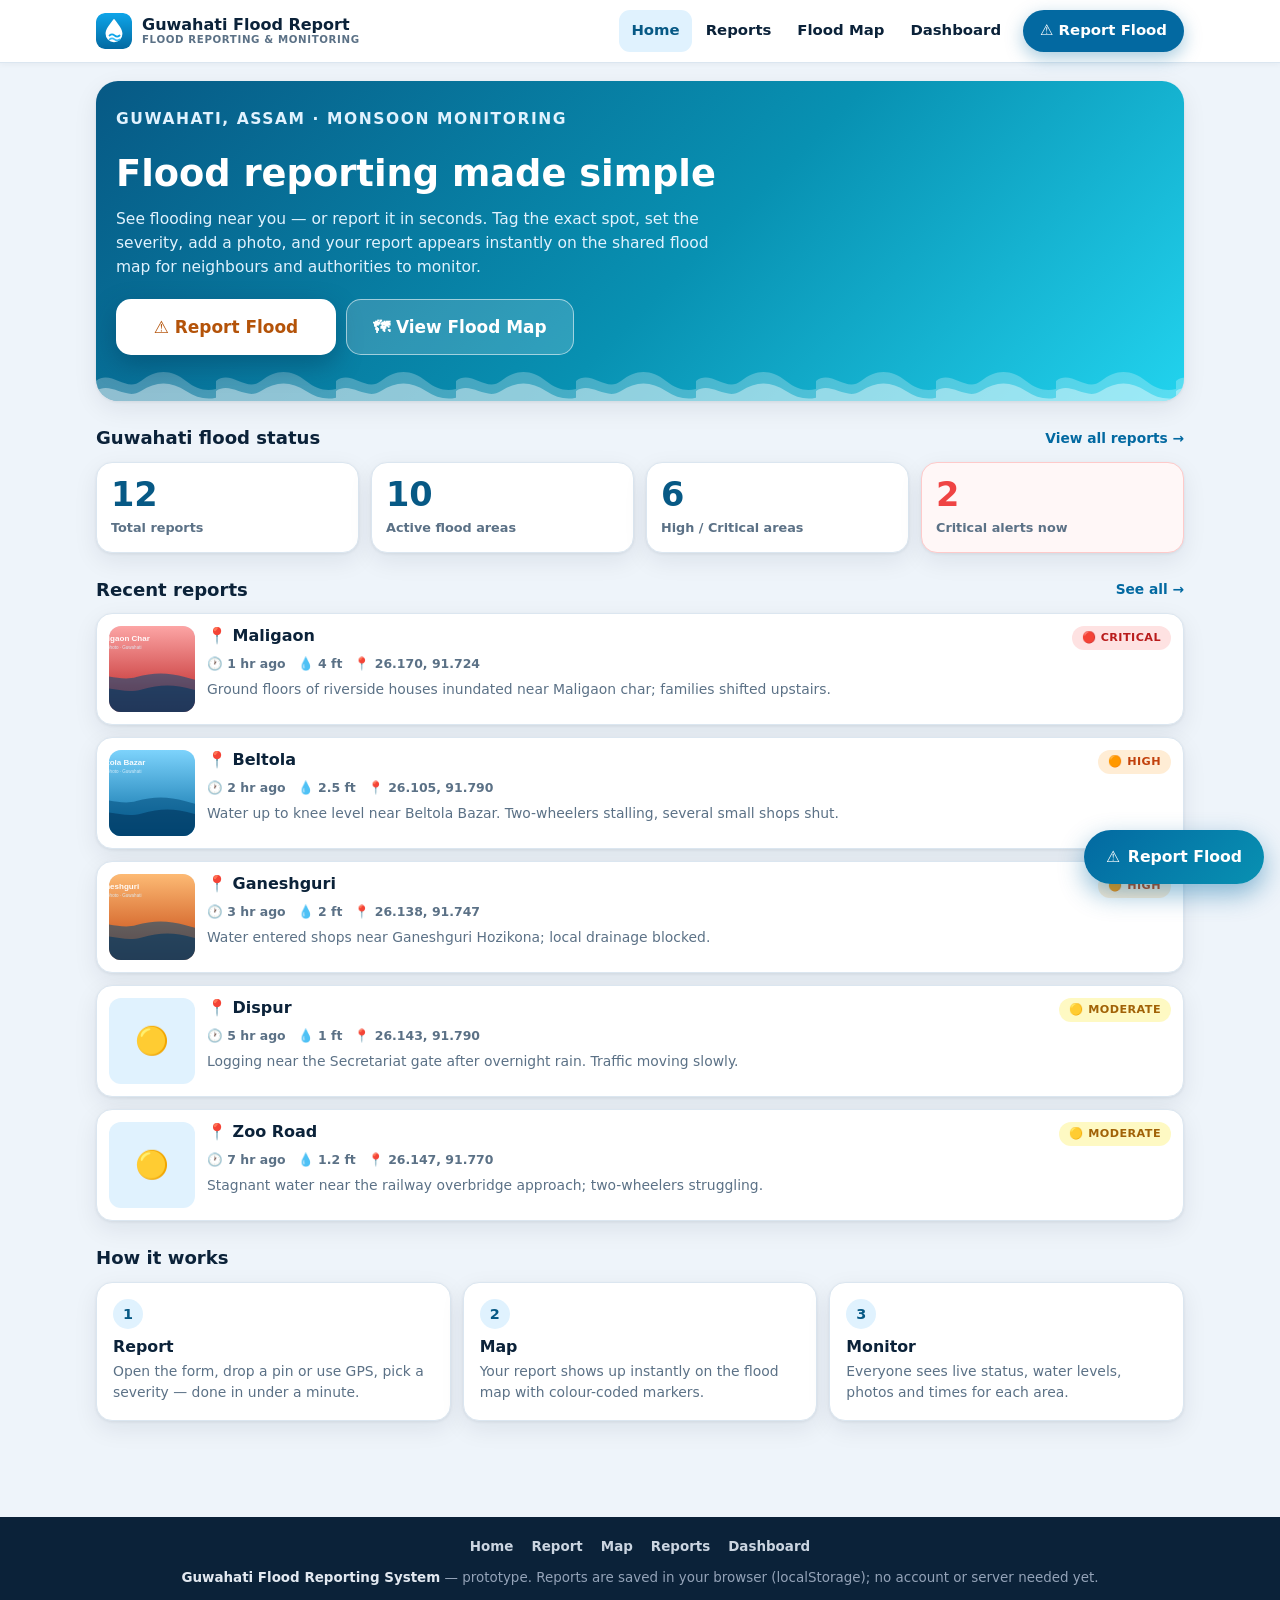
<file: index.html>
<!DOCTYPE html>
<html lang="en">
<head>
  <meta charset="UTF-8">
  <meta name="viewport" content="width=device-width, initial-scale=1, viewport-fit=cover">
  <meta name="theme-color" content="#0369a1">
  <meta name="description" content="Guwahati Flood Reporting System — citizens can quickly tag flooded locations, submit reports and view them on an interactive map.">
  <title>Home · Guwahati Flood Reporting System</title>
  <link rel="icon" type="image/svg+xml" href="images/logo.svg">
  <link rel="stylesheet" href="css/style.css">
</head>
<body data-page="home">

  <header class="site-header">
    <div class="container header-inner">
      <a class="brand" href="index.html">
        <img src="images/logo.svg" width="36" height="36" alt="">
        <span>Guwahati Flood Report<small>Flood reporting &amp; monitoring</small></span>
      </a>
      <button class="nav-toggle" id="nav-toggle" aria-label="Open menu" aria-expanded="false" aria-controls="site-nav">
        <span class="nav-icon nav-icon-menu" aria-hidden="true">☰</span>
        <span class="nav-icon nav-icon-close" aria-hidden="true">✕</span>
      </button>
      <nav class="site-nav" id="site-nav" aria-label="Main navigation">
        <a href="index.html" data-nav="home">Home</a>
        <a href="reports.html" data-nav="reports">Reports</a>
        <a href="map.html" data-nav="map">Flood Map</a>
        <a href="dashboard.html" data-nav="dashboard">Dashboard</a>
        <a href="report.html" class="btn btn-primary btn-sm nav-cta" data-nav="report">⚠ Report Flood</a>
      </nav>
    </div>
  </header>

  <main>
    <noscript>
      <div class="container"><div class="notice">⚠ This prototype needs JavaScript enabled to work.</div></div>
    </noscript>

    <div class="container">

      <!-- Hero -->
      <section class="hero" aria-labelledby="hero-title">
        <p class="hero-kicker">Guwahati, Assam · Monsoon monitoring</p>
        <h1 id="hero-title">Flood reporting made simple</h1>
        <p>See flooding near you — or report it in seconds. Tag the exact spot, set the severity,
          add a photo, and your report appears instantly on the shared flood map for neighbours
          and authorities to monitor.</p>
        <div class="hero-actions">
          <a class="btn btn-hero-main btn-lg" href="report.html">⚠ Report Flood</a>
          <a class="btn btn-hero-alt btn-lg" href="map.html">🗺 View Flood Map</a>
        </div>
      </section>

      <!-- Live statistics -->
      <section aria-labelledby="status-heading">
        <div class="section-head">
          <h2 id="status-heading">Guwahati flood status</h2>
          <a class="link" href="reports.html">View all reports →</a>
        </div>
        <div class="stats-grid" id="home-stats">
          <div class="stat-card">
            <div class="stat-num" id="stat-total">—</div>
            <div class="stat-label">Total reports</div>
          </div>
          <div class="stat-card">
            <div class="stat-num" id="stat-areas">—</div>
            <div class="stat-label">Active flood areas</div>
          </div>
          <div class="stat-card">
            <div class="stat-num" id="stat-hc">—</div>
            <div class="stat-label">High / Critical areas</div>
          </div>
          <div class="stat-card is-alert">
            <div class="stat-num" id="stat-critical">—</div>
            <div class="stat-label">Critical alerts now</div>
          </div>
        </div>
      </section>

      <!-- Recent reports -->
      <section aria-labelledby="recent-heading">
        <div class="section-head">
          <h2 id="recent-heading">Recent reports</h2>
          <a class="link" href="reports.html">See all →</a>
        </div>
        <div class="report-list" id="recent-list"></div>
        <div class="empty-state" id="recent-empty" hidden>
          <span class="es-icon">💧</span>
          <strong>No reports yet</strong>
          Be the first to tag a flooded area in Guwahati.
          <p style="margin-top:14px"><a class="btn btn-primary" href="report.html">Report Flood</a></p>
        </div>
      </section>

      <!-- How it works -->
      <section aria-labelledby="how-heading">
        <div class="section-head"><h2 id="how-heading">How it works</h2></div>
        <div class="steps-how">
          <article class="step-card">
            <div class="n">1</div>
            <h3>Report</h3>
            <p>Open the form, drop a pin or use GPS, pick a severity — done in under a minute.</p>
          </article>
          <article class="step-card">
            <div class="n">2</div>
            <h3>Map</h3>
            <p>Your report shows up instantly on the flood map with colour-coded markers.</p>
          </article>
          <article class="step-card">
            <div class="n">3</div>
            <h3>Monitor</h3>
            <p>Everyone sees live status, water levels, photos and times for each area.</p>
          </article>
        </div>
      </section>

    </div>
  </main>

  <footer class="site-footer">
    <div class="container">
      <nav aria-label="Footer">
        <a href="index.html">Home</a>
        <a href="report.html">Report</a>
        <a href="map.html">Map</a>
        <a href="reports.html">Reports</a>
        <a href="dashboard.html">Dashboard</a>
      </nav>
      <p><strong>Guwahati Flood Reporting System</strong> — prototype. Reports are saved in your
        browser (localStorage); no account or server needed yet.</p>
    </div>
  </footer>

  <script src="js/app.js"></script>
</body>
</html>
</file>
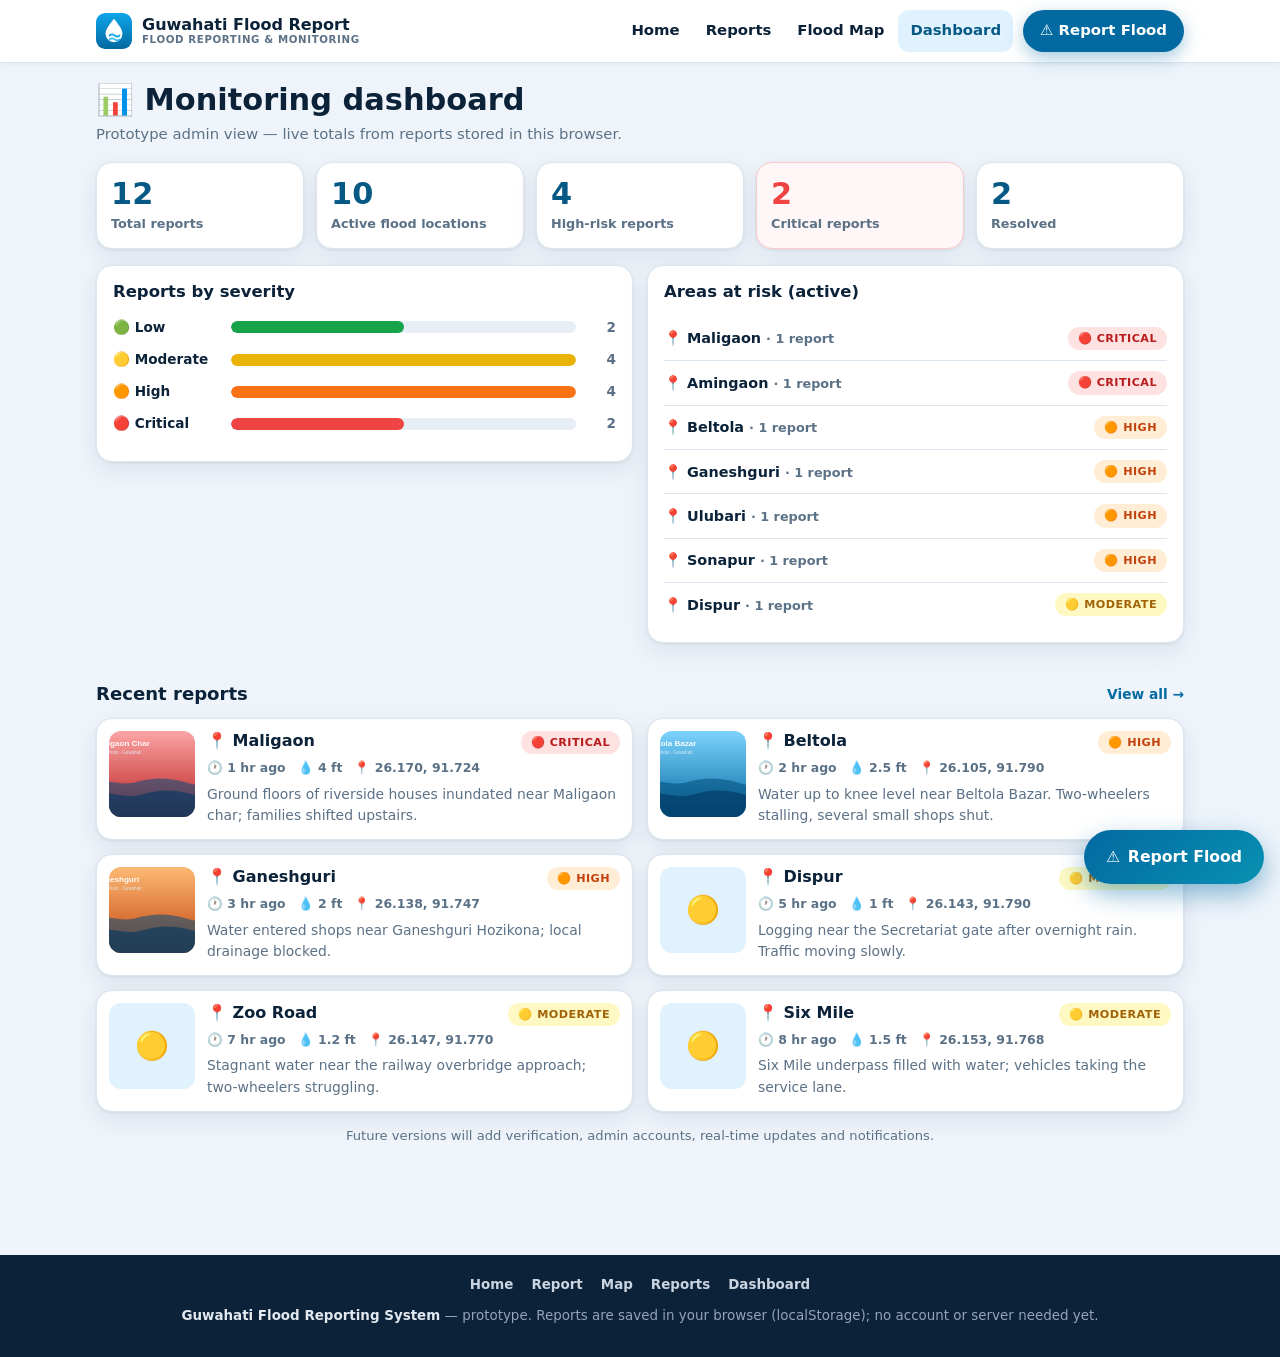
<file: dashboard.html>
<!DOCTYPE html>
<html lang="en">
<head>
  <meta charset="UTF-8">
  <meta name="viewport" content="width=device-width, initial-scale=1, viewport-fit=cover">
  <meta name="theme-color" content="#0369a1">
  <title>Dashboard · Guwahati Flood Reporting System</title>
  <link rel="icon" type="image/svg+xml" href="images/logo.svg">
  <link rel="stylesheet" href="css/style.css">
</head>
<body data-page="dashboard">

  <header class="site-header">
    <div class="container header-inner">
      <a class="brand" href="index.html">
        <img src="images/logo.svg" width="36" height="36" alt="">
        <span>Guwahati Flood Report<small>Flood reporting &amp; monitoring</small></span>
      </a>
      <button class="nav-toggle" id="nav-toggle" aria-label="Open menu" aria-expanded="false" aria-controls="site-nav">
        <span class="nav-icon nav-icon-menu" aria-hidden="true">☰</span>
        <span class="nav-icon nav-icon-close" aria-hidden="true">✕</span>
      </button>
      <nav class="site-nav" id="site-nav" aria-label="Main navigation">
        <a href="index.html" data-nav="home">Home</a>
        <a href="reports.html" data-nav="reports">Reports</a>
        <a href="map.html" data-nav="map">Flood Map</a>
        <a href="dashboard.html" data-nav="dashboard">Dashboard</a>
        <a href="report.html" class="btn btn-primary btn-sm nav-cta" data-nav="report">⚠ Report Flood</a>
      </nav>
    </div>
  </header>

  <main>
    <div class="container">
      <div class="page-head">
        <h1>📊 Monitoring dashboard</h1>
        <p>Prototype admin view — live totals from reports stored in this browser.</p>
      </div>

      <div class="dash-grid">
        <div class="stat-card">
          <div class="stat-num" id="dash-total">—</div>
          <div class="stat-label">Total reports</div>
        </div>
        <div class="stat-card">
          <div class="stat-num" id="dash-locations">—</div>
          <div class="stat-label">Active flood locations</div>
        </div>
        <div class="stat-card">
          <div class="stat-num" id="dash-high">—</div>
          <div class="stat-label">High-risk reports</div>
        </div>
        <div class="stat-card is-alert">
          <div class="stat-num" id="dash-critical">—</div>
          <div class="stat-label">Critical reports</div>
        </div>
        <div class="stat-card">
          <div class="stat-num" id="dash-resolved">—</div>
          <div class="stat-label">Resolved</div>
        </div>
      </div>

      <div class="two-col">
        <section class="panel" aria-labelledby="sev-heading">
          <h2 id="sev-heading">Reports by severity</h2>
          <div id="severity-bars"></div>
        </section>

        <section class="panel" aria-labelledby="risk-heading">
          <h2 id="risk-heading">Areas at risk (active)</h2>
          <ul class="risk-list" id="dash-risk"></ul>
        </section>
      </div>

      <section aria-labelledby="recent-heading">
        <div class="section-head">
          <h2 id="recent-heading">Recent reports</h2>
          <a class="link" href="reports.html">View all →</a>
        </div>
        <div class="report-list two-col" id="dash-recent"></div>
      </section>

      <p class="storage-warning">Future versions will add verification, admin accounts, real-time updates and notifications.</p>
    </div>
  </main>

  <footer class="site-footer">
    <div class="container">
      <nav aria-label="Footer">
        <a href="index.html">Home</a>
        <a href="report.html">Report</a>
        <a href="map.html">Map</a>
        <a href="reports.html">Reports</a>
        <a href="dashboard.html">Dashboard</a>
      </nav>
      <p><strong>Guwahati Flood Reporting System</strong> — prototype. Reports are saved in your browser (localStorage); no account or server needed yet.</p>
    </div>
  </footer>

  <script src="js/app.js"></script>
</body>
</html>
</file>
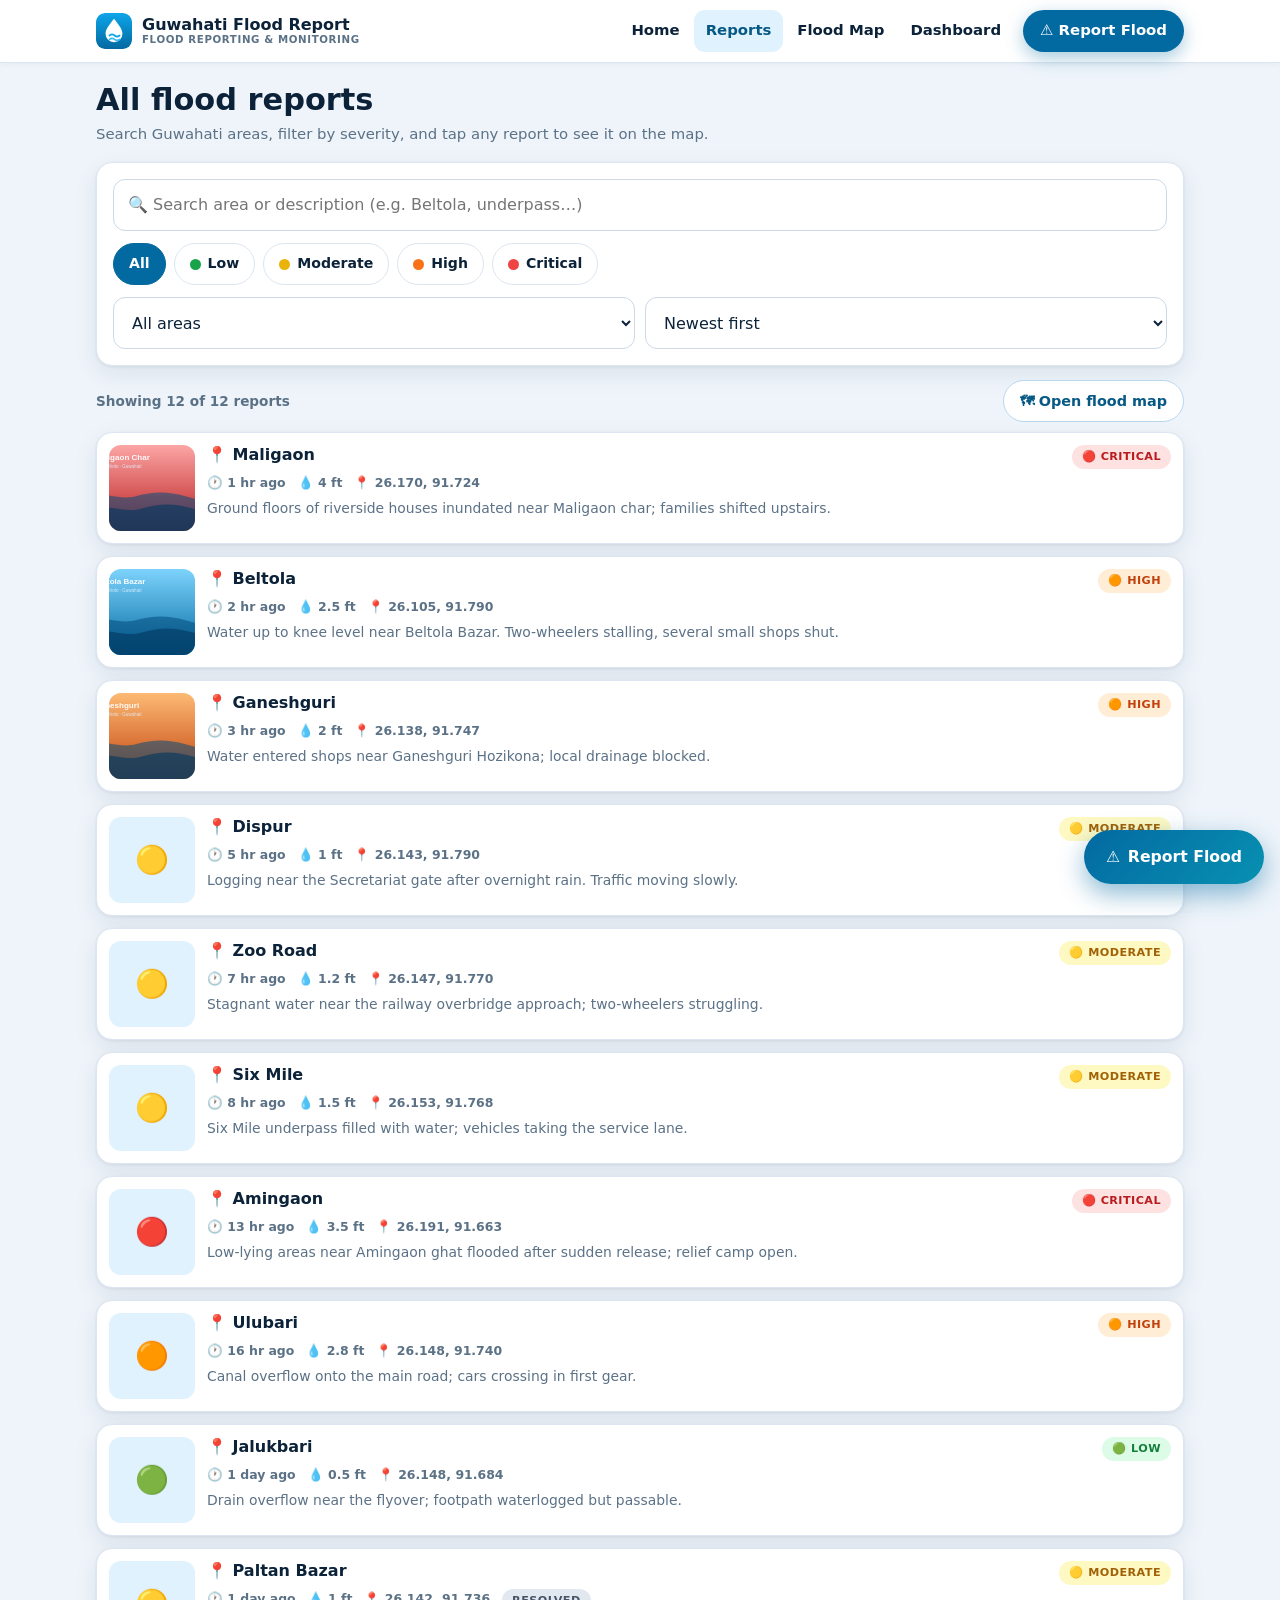
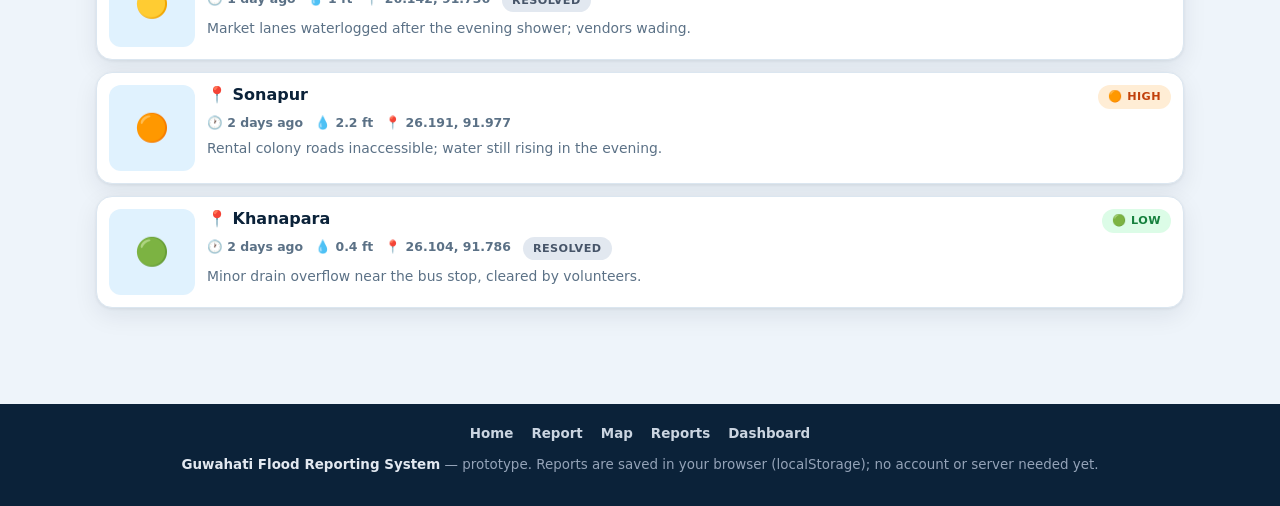
<file: reports.html>
<!DOCTYPE html>
<html lang="en">
<head>
  <meta charset="UTF-8">
  <meta name="viewport" content="width=device-width, initial-scale=1, viewport-fit=cover">
  <meta name="theme-color" content="#0369a1">
  <title>All Reports · Guwahati Flood Reporting System</title>
  <link rel="icon" type="image/svg+xml" href="images/logo.svg">
  <link rel="stylesheet" href="css/style.css">
</head>
<body data-page="reports">

  <header class="site-header">
    <div class="container header-inner">
      <a class="brand" href="index.html">
        <img src="images/logo.svg" width="36" height="36" alt="">
        <span>Guwahati Flood Report<small>Flood reporting &amp; monitoring</small></span>
      </a>
      <button class="nav-toggle" id="nav-toggle" aria-label="Open menu" aria-expanded="false" aria-controls="site-nav">
        <span class="nav-icon nav-icon-menu" aria-hidden="true">☰</span>
        <span class="nav-icon nav-icon-close" aria-hidden="true">✕</span>
      </button>
      <nav class="site-nav" id="site-nav" aria-label="Main navigation">
        <a href="index.html" data-nav="home">Home</a>
        <a href="reports.html" data-nav="reports">Reports</a>
        <a href="map.html" data-nav="map">Flood Map</a>
        <a href="dashboard.html" data-nav="dashboard">Dashboard</a>
        <a href="report.html" class="btn btn-primary btn-sm nav-cta" data-nav="report">⚠ Report Flood</a>
      </nav>
    </div>
  </header>

  <main>
    <div class="container">
      <div class="page-head">
        <h1>All flood reports</h1>
        <p>Search Guwahati areas, filter by severity, and tap any report to see it on the map.</p>
      </div>

      <div class="panel" style="margin-bottom:14px">
        <div class="field" style="margin-bottom:12px">
          <label for="reports-search" class="visually-hidden">Search reports</label>
          <input class="input" type="search" id="reports-search" placeholder="🔍 Search area or description (e.g. Beltola, underpass…)" autocomplete="off">
        </div>

        <div class="chip-row" id="rep-sev-filters" role="group" aria-label="Filter by severity" style="margin-bottom:12px">
          <button type="button" class="chip active" data-sev="all">All</button>
          <button type="button" class="chip" data-sev="low"><span class="dot" style="background:#16a34a"></span>Low</button>
          <button type="button" class="chip" data-sev="moderate"><span class="dot" style="background:#eab308"></span>Moderate</button>
          <button type="button" class="chip" data-sev="high"><span class="dot" style="background:#f97316"></span>High</button>
          <button type="button" class="chip" data-sev="critical"><span class="dot" style="background:#ef4444"></span>Critical</button>
        </div>

        <div style="display:grid;gap:10px;grid-template-columns:repeat(auto-fit,minmax(160px,1fr))">
          <label class="visually-hidden" for="reports-area">Filter by area</label>
          <select class="input" id="reports-area"></select>
          <label class="visually-hidden" for="reports-sort">Sort reports</label>
          <select class="input" id="reports-sort">
            <option value="new">Newest first</option>
            <option value="old">Oldest first</option>
            <option value="sev">Severity (high → low)</option>
            <option value="water">Water level (high → low)</option>
          </select>
          <button type="button" class="btn btn-ghost" id="reports-clear" hidden>✕ Clear filters</button>
        </div>
      </div>

      <div class="map-meta" style="margin-bottom:10px">
        <span class="map-count" id="reports-count">…</span>
        <a class="btn btn-outline btn-sm" href="map.html">🗺 Open flood map</a>
      </div>

      <div class="report-list" id="reports-list"></div>

      <div class="empty-state" id="reports-empty" hidden>
        <span class="es-icon">🔍</span>
        <strong>No matching reports</strong>
        Try a different search or clear the filters.
        <p style="margin-top:14px"><a class="btn btn-primary" href="report.html">Report Flood</a></p>
      </div>
    </div>
  </main>

  <footer class="site-footer">
    <div class="container">
      <nav aria-label="Footer">
        <a href="index.html">Home</a>
        <a href="report.html">Report</a>
        <a href="map.html">Map</a>
        <a href="reports.html">Reports</a>
        <a href="dashboard.html">Dashboard</a>
      </nav>
      <p><strong>Guwahati Flood Reporting System</strong> — prototype. Reports are saved in your browser (localStorage); no account or server needed yet.</p>
    </div>
  </footer>

  <script src="js/app.js"></script>
</body>
</html>
</file>
<file: css/style.css>
/* ==============================================================
   Guwahati Flood Reporting System — mobile-first stylesheet
   ============================================================== */

:root {
  --bg: #eef4fa;
  --surface: #ffffff;
  --surface-2: #f6fafd;
  --ink: #0b2239;
  --muted: #5b7186;
  --line: #dbe6f0;
  --brand: #0369a1;
  --brand-dark: #075985;
  --brand-light: #e0f2fe;
  --low: #16a34a;
  --moderate: #eab308;
  --high: #f97316;
  --critical: #ef4444;
  --radius: 16px;
  --radius-sm: 11px;
  --shadow: 0 1px 3px rgba(8, 30, 53, .07), 0 8px 24px rgba(8, 30, 53, .08);
  --shadow-lg: 0 14px 40px rgba(8, 30, 53, .18);
}

*, *::before, *::after { box-sizing: border-box; }

/* The UA [hidden] rule loses to any author `display` rule — enforce it. */
[hidden] { display: none !important; }

html { -webkit-text-size-adjust: 100%; }

body {
  margin: 0;
  min-height: 100vh;
  display: flex;
  flex-direction: column;
  background: var(--bg);
  color: var(--ink);
  font-family: system-ui, -apple-system, "Segoe UI", Roboto, "Helvetica Neue", Arial, sans-serif;
  line-height: 1.55;
  overflow-x: hidden; /* guard: no horizontal scrolling */
  padding-bottom: env(safe-area-inset-bottom, 0);
}

img { max-width: 100%; display: block; }
a { color: var(--brand); text-decoration: none; }
button, input, select, textarea { font: inherit; color: inherit; }
h1, h2, h3, h4 { line-height: 1.25; margin: 0; }

main { flex: 1 0 auto; padding: 18px 0 96px; }

.container { width: 100%; max-width: 1120px; margin-inline: auto; padding-inline: 16px; }

/* ---------- Header / navigation ---------- */
.site-header {
  position: sticky;
  top: 0;
  z-index: 1100;
  background: rgba(255, 255, 255, .97);
  border-bottom: 1px solid var(--line);
  box-shadow: 0 1px 6px rgba(8, 30, 53, .05);
}

.header-inner {
  position: relative;
  display: flex;
  align-items: center;
  justify-content: space-between;
  gap: 12px;
  min-height: 62px;
}

.brand { display: flex; align-items: center; gap: 10px; color: var(--ink); font-weight: 800; font-size: 1rem; }
.brand img { width: 36px; height: 36px; border-radius: 9px; }
.brand span { display: flex; flex-direction: column; line-height: 1.15; }
.brand small { font-size: .64rem; font-weight: 700; letter-spacing: .06em; text-transform: uppercase; color: var(--muted); }

.nav-toggle {
  display: inline-flex;
  align-items: center;
  justify-content: center;
  width: 46px;
  height: 46px;
  border: 1px solid var(--line);
  border-radius: 12px;
  background: var(--surface);
  font-size: 1.35rem;
  line-height: 1;
  cursor: pointer;
}
.nav-toggle .nav-icon-close { display: none; }
.nav-toggle[aria-expanded="true"] .nav-icon-menu { display: none; }
.nav-toggle[aria-expanded="true"] .nav-icon-close { display: inline; }

.site-nav {
  display: none;
  position: absolute;
  top: calc(100% + 8px);
  left: 0;
  right: 0;
  flex-direction: column;
  gap: 4px;
  padding: 10px;
  background: var(--surface);
  border: 1px solid var(--line);
  border-radius: var(--radius);
  box-shadow: var(--shadow-lg);
}
.site-nav.open { display: flex; }

.site-nav a {
  display: flex;
  align-items: center;
  min-height: 48px;
  padding: 10px 14px;
  border-radius: var(--radius-sm);
  font-weight: 700;
  font-size: 1rem;
  color: var(--ink);
}
.site-nav a:hover { background: var(--brand-light); }
.site-nav a.active { background: var(--brand-light); color: var(--brand-dark); }
.site-nav .nav-cta { justify-content: center; margin-top: 4px; color: #fff; }
.site-nav .nav-cta:hover, .site-nav .nav-cta.active { background: var(--brand-dark); color: #fff; }

@media (min-width: 900px) {
  .nav-toggle { display: none; }
  .site-nav {
    display: flex !important;
    position: static;
    flex-direction: row;
    align-items: center;
    gap: 2px;
    padding: 0;
    border: 0;
    border-radius: 0;
    box-shadow: none;
    background: transparent;
  }
  .site-nav a { min-height: 42px; padding: 8px 12px; font-size: .93rem; }
  .site-nav .nav-cta { margin-top: 0; margin-left: 8px; padding: 8px 16px; border-radius: 999px; }
}

/* ---------- Buttons ---------- */
.btn {
  display: inline-flex;
  align-items: center;
  justify-content: center;
  gap: 8px;
  min-height: 50px;
  padding: 12px 22px;
  border: 1.5px solid transparent;
  border-radius: 13px;
  background: var(--surface);
  color: var(--ink);
  font-weight: 800;
  font-size: 1rem;
  text-align: center;
  cursor: pointer;
  transition: background .15s ease, transform .1s ease, box-shadow .15s ease;
}
.btn:active { transform: translateY(1px); }
.btn:focus-visible, .chip:focus-visible, .nav-toggle:focus-visible {
  outline: 3px solid #38bdf8;
  outline-offset: 2px;
}

.btn-primary { background: var(--brand); color: #fff; box-shadow: 0 6px 18px rgba(3, 105, 161, .35); }
.btn-primary:hover { background: var(--brand-dark); }
.btn-outline { background: var(--surface); border-color: #b9d8ef; color: var(--brand-dark); }
.btn-outline:hover { background: var(--brand-light); }
.btn-ghost { background: transparent; color: var(--muted); }
.btn-ghost:hover { background: #e5edf5; }
.btn-lg { min-height: 56px; font-size: 1.06rem; padding: 14px 26px; border-radius: 15px; }
.btn-block { display: flex; width: 100%; }
.btn-sm { min-height: 42px; padding: 9px 16px; font-size: .9rem; border-radius: 999px; }
.btn[disabled] { opacity: .6; cursor: not-allowed; }

/* ---------- Shared bits ---------- */
.page-head { margin-bottom: 16px; }
.page-head h1 { font-size: clamp(1.4rem, 4.5vw, 1.9rem); margin-bottom: 4px; }
.page-head p { margin: 0; color: var(--muted); font-size: .93rem; }

.section-head {
  display: flex;
  align-items: center;
  justify-content: space-between;
  gap: 10px;
  margin: 26px 0 12px;
}
.section-head h2 { font-size: 1.13rem; }
.section-head .link { font-size: .86rem; font-weight: 800; white-space: nowrap; }

.notice {
  background: #fef3c7;
  border: 1px solid #fcd34d;
  color: #92400e;
  padding: 11px 14px;
  border-radius: var(--radius-sm);
  font-size: .88rem;
  font-weight: 600;
  margin-bottom: 14px;
}

.empty-state {
  background: var(--surface);
  border: 1.5px dashed #c4d5e4;
  border-radius: var(--radius);
  padding: 30px 18px;
  text-align: center;
  color: var(--muted);
}
.empty-state .es-icon { display: block; font-size: 2.1rem; margin-bottom: 6px; }
.empty-state strong { display: block; color: var(--ink); margin-bottom: 4px; }

.text-center { text-align: center; }
.muted { color: var(--muted); }

.visually-hidden {
  position: absolute !important;
  width: 1px; height: 1px;
  overflow: hidden;
  clip: rect(0 0 0 0);
  white-space: nowrap;
}

/* ---------- Hero ---------- */
.hero {
  position: relative;
  overflow: hidden;
  padding: 26px 20px 46px;
  border-radius: 22px;
  background: linear-gradient(135deg, #075985 0%, #0891b2 55%, #22d3ee 100%);
  color: #fff;
  box-shadow: var(--shadow);
}
.hero-kicker {
  margin: 0 0 8px;
  font-size: .74rem;
  font-weight: 800;
  letter-spacing: .1em;
  text-transform: uppercase;
  color: #bae6fd;
}
.hero h1 { font-size: clamp(1.55rem, 5.5vw, 2.3rem); margin-bottom: 10px; }
.hero p { margin: 0 0 20px; max-width: 62ch; color: #e0f2fe; font-size: .97rem; }
.hero::after {
  content: "";
  position: absolute;
  left: 0; right: 0; bottom: -2px;
  height: 46px;
  background-image: url("data:image/svg+xml;charset=utf-8,%3Csvg xmlns='http://www.w3.org/2000/svg' width='120' height='46' viewBox='0 0 120 46'%3E%3Cpath d='M0 24c15-12 30 12 45 0s30-12 45 0 30 12 45 0v22H0z' fill='rgba(255,255,255,.25)'/%3E%3Cpath d='M0 34c15-10 30 10 45 0s30-10 45 0 30 10 45 0v12H0z' fill='rgba(255,255,255,.4)'/%3E%3C/svg%3E");
  background-repeat: repeat-x;
  background-size: auto 100%;
  pointer-events: none;
}
.hero-actions { position: relative; z-index: 1; display: flex; flex-direction: column; gap: 10px; }
.hero-actions .btn-hero-main {
  background: #fff;
  color: #b45309;
  box-shadow: 0 10px 26px rgba(2, 44, 74, .35);
}
.hero-actions .btn-hero-main:hover { background: #fff7ed; }
.hero-actions .btn-hero-alt {
  background: rgba(255, 255, 255, .16);
  border-color: rgba(255, 255, 255, .55);
  color: #fff;
}
.hero-actions .btn-hero-alt:hover { background: rgba(255, 255, 255, .28); }

@media (min-width: 560px) {
  .hero-actions { flex-direction: row; }
  .hero-actions .btn { min-width: 220px; }
}

/* ---------- Statistics cards ---------- */
.stats-grid { display: grid; grid-template-columns: repeat(2, minmax(0, 1fr)); gap: 12px; }
.stat-card {
  background: var(--surface);
  border: 1px solid var(--line);
  border-radius: var(--radius);
  padding: 14px;
  box-shadow: var(--shadow-sm, var(--shadow));
}
.stat-card .stat-num {
  font-size: clamp(1.6rem, 6vw, 2.1rem);
  font-weight: 800;
  line-height: 1.1;
  color: var(--brand-dark);
}
.stat-card .stat-label { margin-top: 4px; font-size: .8rem; font-weight: 700; color: var(--muted); }
.stat-card.is-alert { border-color: #fecaca; background: #fff7f7; }
.stat-card.is-alert .stat-num { color: var(--critical); }

@media (min-width: 700px) {
  .stats-grid { grid-template-columns: repeat(4, minmax(0, 1fr)); }
}

/* ---------- How it works ---------- */
.steps-how { display: grid; gap: 12px; }
.step-card {
  background: var(--surface);
  border: 1px solid var(--line);
  border-radius: var(--radius);
  padding: 16px;
  box-shadow: var(--shadow-sm, var(--shadow));
}
.step-card .n {
  display: grid;
  place-items: center;
  width: 30px; height: 30px;
  margin-bottom: 8px;
  border-radius: 50%;
  background: var(--brand-light);
  color: var(--brand-dark);
  font-weight: 800;
  font-size: .9rem;
}
.step-card h3 { font-size: .99rem; margin-bottom: 4px; }
.step-card p { margin: 0; font-size: .87rem; color: var(--muted); }

@media (min-width: 760px) {
  .steps-how { grid-template-columns: repeat(3, minmax(0, 1fr)); }
}

/* ---------- Badges ---------- */
.badge {
  display: inline-flex;
  align-items: center;
  gap: 5px;
  padding: 3px 10px;
  border-radius: 999px;
  font-size: .7rem;
  font-weight: 800;
  letter-spacing: .04em;
  text-transform: uppercase;
  white-space: nowrap;
}
.badge.low      { background: #dcfce7; color: #15803d; }
.badge.moderate { background: #fef9c3; color: #a16207; }
.badge.high     { background: #ffedd5; color: #c2410c; }
.badge.critical { background: #fee2e2; color: #b91c1c; }
.badge.resolved { background: #e2e8f0; color: #475569; }

/* ---------- Report cards ---------- */
.report-list { display: grid; gap: 12px; }

.report-card {
  display: grid;
  grid-template-columns: 86px minmax(0, 1fr);
  gap: 12px;
  padding: 12px;
  background: var(--surface);
  border: 1px solid var(--line);
  border-radius: var(--radius);
  box-shadow: var(--shadow-sm, var(--shadow));
  cursor: pointer;
  text-align: left;
  transition: box-shadow .15s ease, transform .15s ease;
}
.report-card:hover { box-shadow: var(--shadow); transform: translateY(-1px); }
.report-card:focus-visible { outline: 3px solid #38bdf8; outline-offset: 2px; }

.report-card .rc-thumb {
  width: 86px;
  height: 86px;
  border-radius: 12px;
  overflow: hidden;
  background: var(--brand-light);
  display: flex;
  align-items: center;
  justify-content: center;
}
.report-card .rc-thumb img { width: 100%; height: 100%; object-fit: cover; }
.report-card .rc-emoji { font-size: 1.7rem; }

.report-card .rc-top {
  display: flex;
  align-items: flex-start;
  justify-content: space-between;
  gap: 8px;
}
.report-card h3 { font-size: 1rem; overflow-wrap: anywhere; }
.report-card .rc-meta {
  display: flex;
  flex-wrap: wrap;
  gap: 4px 12px;
  margin-top: 4px;
  font-size: .78rem;
  color: var(--muted);
  font-weight: 600;
}
.report-card .rc-desc {
  margin: 6px 0 0;
  font-size: .87rem;
  color: var(--muted);
  overflow-wrap: anywhere;
  display: -webkit-box;
  -webkit-line-clamp: 2;
  -webkit-box-orient: vertical;
  overflow: hidden;
}

@media (min-width: 780px) {
  .report-list.two-col { grid-template-columns: repeat(2, minmax(0, 1fr)); }
}

/* ---------- Filter chips ---------- */
.chip-row { display: flex; flex-wrap: wrap; gap: 8px; }
.chip {
  display: inline-flex;
  align-items: center;
  gap: 7px;
  min-height: 42px;
  padding: 8px 15px;
  border: 1.5px solid var(--line);
  border-radius: 999px;
  background: var(--surface);
  color: var(--ink);
  font-size: .88rem;
  font-weight: 700;
  cursor: pointer;
  transition: background .15s ease, border-color .15s ease;
}
.chip:hover { background: var(--surface-2); }
.chip.active { background: var(--brand); border-color: var(--brand); color: #fff; }
.chip .dot { width: 11px; height: 11px; border-radius: 50%; flex: 0 0 auto; }
.chip.active .dot { box-shadow: 0 0 0 2px rgba(255, 255, 255, .7); }

/* ---------- Footer ---------- */
.site-footer {
  flex: 0 0 auto;
  margin-top: auto;
  padding: 20px 0 30px;
  background: #0b2239;
  color: #94a3b8;
  font-size: .84rem;
  text-align: center;
}
.site-footer nav { display: flex; flex-wrap: wrap; justify-content: center; gap: 6px 18px; margin-bottom: 10px; }
.site-footer nav a { color: #cbd5e1; font-weight: 700; }
.site-footer nav a:hover { color: #fff; }
.site-footer p { margin: 0; overflow-wrap: anywhere; }
.site-footer strong { color: #e2e8f0; }

/* ---------- Floating "Report Flood" action ---------- */
.fab {
  position: fixed;
  right: 16px;
  bottom: calc(16px + env(safe-area-inset-bottom, 0));
  z-index: 1200;
  display: inline-flex;
  align-items: center;
  gap: 8px;
  min-height: 54px;
  max-width: calc(100vw - 32px);
  padding: 0 22px;
  border-radius: 999px;
  background: linear-gradient(135deg, #0369a1, #0891b2);
  color: #fff;
  font-weight: 800;
  font-size: .98rem;
  text-decoration: none;
  box-shadow: 0 10px 26px rgba(3, 105, 161, .45);
  transition: transform .15s ease;
}
.fab:hover { transform: translateY(-2px); }
body[data-page="report"] .fab { display: none; }

/* ---------- Forms ---------- */
.form-steps {
  display: flex;
  flex-wrap: wrap;
  gap: 8px;
  list-style: none;
  margin: 0 0 16px;
  padding: 0;
}
.form-steps li {
  display: inline-flex;
  align-items: center;
  gap: 7px;
  padding: 5px 12px;
  background: var(--surface);
  border: 1px solid var(--line);
  border-radius: 999px;
  font-size: .78rem;
  font-weight: 800;
  color: var(--muted);
}
.form-steps b {
  display: grid;
  place-items: center;
  width: 19px; height: 19px;
  border-radius: 50%;
  background: var(--brand);
  color: #fff;
  font-size: .7rem;
}

.card {
  background: var(--surface);
  border: 1px solid var(--line);
  border-radius: var(--radius);
  box-shadow: var(--shadow-sm, var(--shadow));
  padding: 18px 16px;
}

.form-section { padding-bottom: 18px; margin-bottom: 18px; border-bottom: 1px solid var(--line); }
.form-section:last-of-type { border-bottom: 0; margin-bottom: 6px; }
.form-section h2 {
  display: flex;
  align-items: center;
  gap: 9px;
  font-size: 1.02rem;
  margin-bottom: 14px;
}
.fs-no {
  display: grid;
  place-items: center;
  width: 25px; height: 25px;
  flex: 0 0 auto;
  border-radius: 50%;
  background: var(--brand);
  color: #fff;
  font-size: .78rem;
  font-weight: 800;
}

.field { margin-bottom: 15px; }
.field > label {
  display: block;
  margin-bottom: 6px;
  font-size: .92rem;
  font-weight: 800;
}
.field .opt { color: var(--muted); font-weight: 600; font-size: .8rem; }

.input, .field input[type="text"], .field input[type="number"],
.field input[type="datetime-local"], .field select, .field textarea {
  width: 100%;
  min-height: 52px;
  padding: 12px 14px;
  border: 1.5px solid #cdd9e6;
  border-radius: 12px;
  background: var(--surface);
  font-size: 16px; /* prevents iOS zoom */
  color: var(--ink);
  transition: border-color .15s ease, box-shadow .15s ease;
}
.field textarea { min-height: 96px; resize: vertical; line-height: 1.5; }
.field input:focus, .field select:focus, .field textarea:focus {
  outline: none;
  border-color: var(--brand);
  box-shadow: 0 0 0 4px rgba(3, 105, 161, .15);
}
.hint { margin: 6px 0 0; font-size: .79rem; color: var(--muted); }

.field-error { display: none; margin-top: 6px; font-size: .81rem; font-weight: 700; color: #b91c1c; }
.field.invalid .field-error { display: block; }
.field.invalid input, .field.invalid select, .field.invalid textarea, .field.invalid .sev-picker,
.field.invalid #pick-map { border-color: var(--critical); }

.row-2 { display: grid; gap: 0 14px; }
@media (min-width: 620px) { .row-2 { grid-template-columns: repeat(2, minmax(0, 1fr)); } }

/* Location bits */
.loc-actions { display: flex; flex-wrap: wrap; gap: 10px; margin-bottom: 8px; }
.loc-status { margin: 0 0 10px; font-size: .85rem; font-weight: 600; color: var(--muted); min-height: 1.2em; }
#pick-map {
  height: 270px;
  border: 1.5px solid #cdd9e6;
  border-radius: 14px;
  z-index: 0;
}
@media (min-width: 640px) { #pick-map { height: 330px; } }
.coord-readout {
  margin-top: 9px;
  padding: 9px 13px;
  border: 1.5px dashed #7dd3fc;
  border-radius: 11px;
  background: var(--brand-light);
  color: var(--brand-dark);
  font-size: .85rem;
  font-weight: 700;
  overflow-wrap: anywhere;
}

/* Severity picker */
.sev-picker { display: grid; grid-template-columns: repeat(2, minmax(0, 1fr)); gap: 10px; }
@media (min-width: 640px) { .sev-picker { grid-template-columns: repeat(4, minmax(0, 1fr)); } }
.sev-option { position: relative; display: block; }
.sev-option input { position: absolute; opacity: 0; width: 1px; height: 1px; }
.sev-option span {
  display: flex;
  flex-direction: column;
  align-items: center;
  justify-content: center;
  gap: 5px;
  min-height: 78px;
  padding: 10px 6px;
  border: 2px solid var(--line);
  border-radius: 14px;
  background: var(--surface);
  font-weight: 800;
  font-size: .9rem;
  text-align: center;
  cursor: pointer;
  transition: border-color .15s ease, background .15s ease, box-shadow .15s ease;
}
.sev-option .dot { width: 15px; height: 15px; border-radius: 50%; }
.sev-option[data-sev="low"] span { color: #15803d; }
.sev-option[data-sev="low"] .dot { background: var(--low); }
.sev-option[data-sev="moderate"] span { color: #a16207; }
.sev-option[data-sev="moderate"] .dot { background: var(--moderate); }
.sev-option[data-sev="high"] span { color: #c2410c; }
.sev-option[data-sev="high"] .dot { background: var(--high); }
.sev-option[data-sev="critical"] span { color: #b91c1c; }
.sev-option[data-sev="critical"] .dot { background: var(--critical); }
.sev-option input:checked + span { border-color: currentColor; box-shadow: 0 0 0 3px rgba(3, 105, 161, .14); }
.field.invalid .sev-option span { border-color: var(--critical); background: #fef2f2; }
.sev-option[data-sev="low"] input:checked + span { background: #f0fdf4; border-color: var(--low); }
.sev-option[data-sev="moderate"] input:checked + span { background: #fefce8; border-color: var(--moderate); }
.sev-option[data-sev="high"] input:checked + span { background: #fff7ed; border-color: var(--high); }
.sev-option[data-sev="critical"] input:checked + span { background: #fef2f2; border-color: var(--critical); }
.sev-option input:focus-visible + span { outline: 3px solid #38bdf8; outline-offset: 2px; }

/* Photo upload */
.file-btn {
  display: flex;
  align-items: center;
  justify-content: center;
  gap: 8px;
  width: 100%;
  min-height: 52px;
  padding: 12px 18px;
  border: 1.5px dashed #93c5e8;
  border-radius: 12px;
  background: var(--surface-2);
  color: var(--brand-dark);
  font-weight: 800;
  cursor: pointer;
  transition: background .15s ease;
}
.file-btn:hover { background: var(--brand-light); }

.photo-preview { position: relative; margin-top: 10px; }
.photo-preview img {
  width: 100%;
  max-height: 240px;
  object-fit: cover;
  border-radius: 12px;
  border: 1px solid var(--line);
}
.photo-remove {
  position: absolute;
  top: 8px; right: 8px;
  width: 38px; height: 38px;
  border: 0;
  border-radius: 50%;
  background: rgba(15, 23, 42, .78);
  color: #fff;
  font-size: 1rem;
  cursor: pointer;
}

.form-error {
  background: #fee2e2;
  border: 1px solid #fecaca;
  color: #991b1b;
  padding: 11px 14px;
  border-radius: var(--radius-sm);
  font-size: .88rem;
  font-weight: 700;
  margin-bottom: 14px;
}

/* Success panel */
.success-panel { padding: 34px 18px; text-align: center; }
.success-icon { font-size: 2.7rem; line-height: 1; }
.success-panel h2 { margin: 10px 0 6px; font-size: 1.3rem; }
.success-panel p { margin: 0 0 18px; color: var(--muted); }
.success-actions { display: grid; gap: 10px; max-width: 430px; margin: 0 auto; }

/* ---------- Map page ---------- */
.map-toolbar { display: grid; gap: 10px; margin-bottom: 12px; }
.search-bar { display: flex; gap: 8px; }
.search-bar .input { flex: 1 1 auto; min-width: 0; }
.map-meta { display: flex; flex-wrap: wrap; align-items: center; justify-content: space-between; gap: 8px; }
.map-count { font-size: .85rem; font-weight: 700; color: var(--muted); }

.map-shell {
  position: relative;
  overflow: hidden;
  border: 1px solid var(--line);
  border-radius: var(--radius);
  box-shadow: var(--shadow-sm, var(--shadow));
}
#flood-map { height: 62vh; min-height: 360px; width: 100%; background: #dbeafe; }
@media (min-width: 900px) { #flood-map { height: calc(100vh - 330px); min-height: 460px; } }

.map-legend {
  position: absolute;
  left: 10px;
  bottom: 10px;
  z-index: 500;
  display: grid;
  gap: 5px;
  padding: 9px 11px;
  background: rgba(255, 255, 255, .95);
  border: 1px solid var(--line);
  border-radius: 11px;
  box-shadow: var(--shadow-sm, var(--shadow));
  font-size: .75rem;
}
.legend-row { display: flex; align-items: center; gap: 7px; font-weight: 700; }
.legend-dot {
  width: 13px; height: 13px;
  border-radius: 50%;
  border: 2px solid #fff;
  box-shadow: 0 0 0 1px rgba(0, 0, 0, .25);
}

.map-fallback { padding: 34px 20px; text-align: center; color: var(--muted); font-weight: 600; }

.leaflet-container { font-family: inherit; }
.leaflet-popup-content-wrapper { border-radius: 13px; box-shadow: var(--shadow); }
.leaflet-popup-content { margin: 12px; width: 220px !important; font-size: .85rem; line-height: 1.45; overflow-wrap: anywhere; }
.popup-photo { width: 100%; height: 116px; object-fit: cover; border-radius: 8px; margin-bottom: 8px; }
.popup-head { display: flex; flex-wrap: wrap; gap: 6px; margin-bottom: 6px; }
.popup-title { font-size: .99rem; font-weight: 800; margin-bottom: 4px; }
.popup-row { font-size: .82rem; margin-bottom: 2px; }
.popup-sub { color: var(--muted); font-size: .74rem; }
.popup-desc { margin: 7px 0; color: var(--muted); font-size: .82rem; }
.popup-meta { color: var(--muted); font-size: .72rem; font-weight: 600; }

/* ---------- Monitoring dashboard ---------- */
.dash-grid {
  display: grid;
  grid-template-columns: repeat(auto-fit, minmax(150px, 1fr));
  gap: 12px;
  margin-bottom: 16px;
}
.dash-grid .stat-card .stat-num { font-size: clamp(1.5rem, 5vw, 1.9rem); }

.panel {
  background: var(--surface);
  border: 1px solid var(--line);
  border-radius: var(--radius);
  box-shadow: var(--shadow-sm, var(--shadow));
  padding: 16px;
  margin-bottom: 14px;
}
.panel h2 { font-size: 1.03rem; margin-bottom: 14px; }

.two-col { display: grid; gap: 14px; }
@media (min-width: 860px) { .two-col { grid-template-columns: repeat(2, minmax(0, 1fr)); align-items: start; } }

.bar-row {
  display: grid;
  grid-template-columns: 108px minmax(0, 1fr) 30px;
  align-items: center;
  gap: 10px;
  margin-bottom: 11px;
  font-size: .85rem;
  font-weight: 700;
}
.bar-label { white-space: nowrap; overflow: hidden; text-overflow: ellipsis; }
.bar-track { height: 12px; background: #e8eef5; border-radius: 999px; overflow: hidden; }
.bar-fill { height: 100%; border-radius: 999px; transition: width .4s ease; }
.bar-val { text-align: right; color: var(--muted); }

.risk-list { list-style: none; margin: 0; padding: 0; }
.risk-list li {
  display: flex;
  align-items: center;
  justify-content: space-between;
  gap: 10px;
  padding: 10px 0;
  border-bottom: 1px solid var(--line);
  font-size: .9rem;
}
.risk-list li:last-child { border-bottom: 0; }
.risk-list .ra-name { font-weight: 700; overflow-wrap: anywhere; }
.risk-list .ra-count { color: var(--muted); font-weight: 600; font-size: .8rem; }

.storage-warning {
  margin-top: 14px;
  font-size: .82rem;
  color: var(--muted);
  text-align: center;
}

/* ---------- Accessibility / motion ---------- */
@media (prefers-reduced-motion: reduce) {
  *, *::before, *::after {
    animation-duration: .01ms !important;
    transition-duration: .01ms !important;
  }
}

::selection { background: #bae6fd; }
</file>
